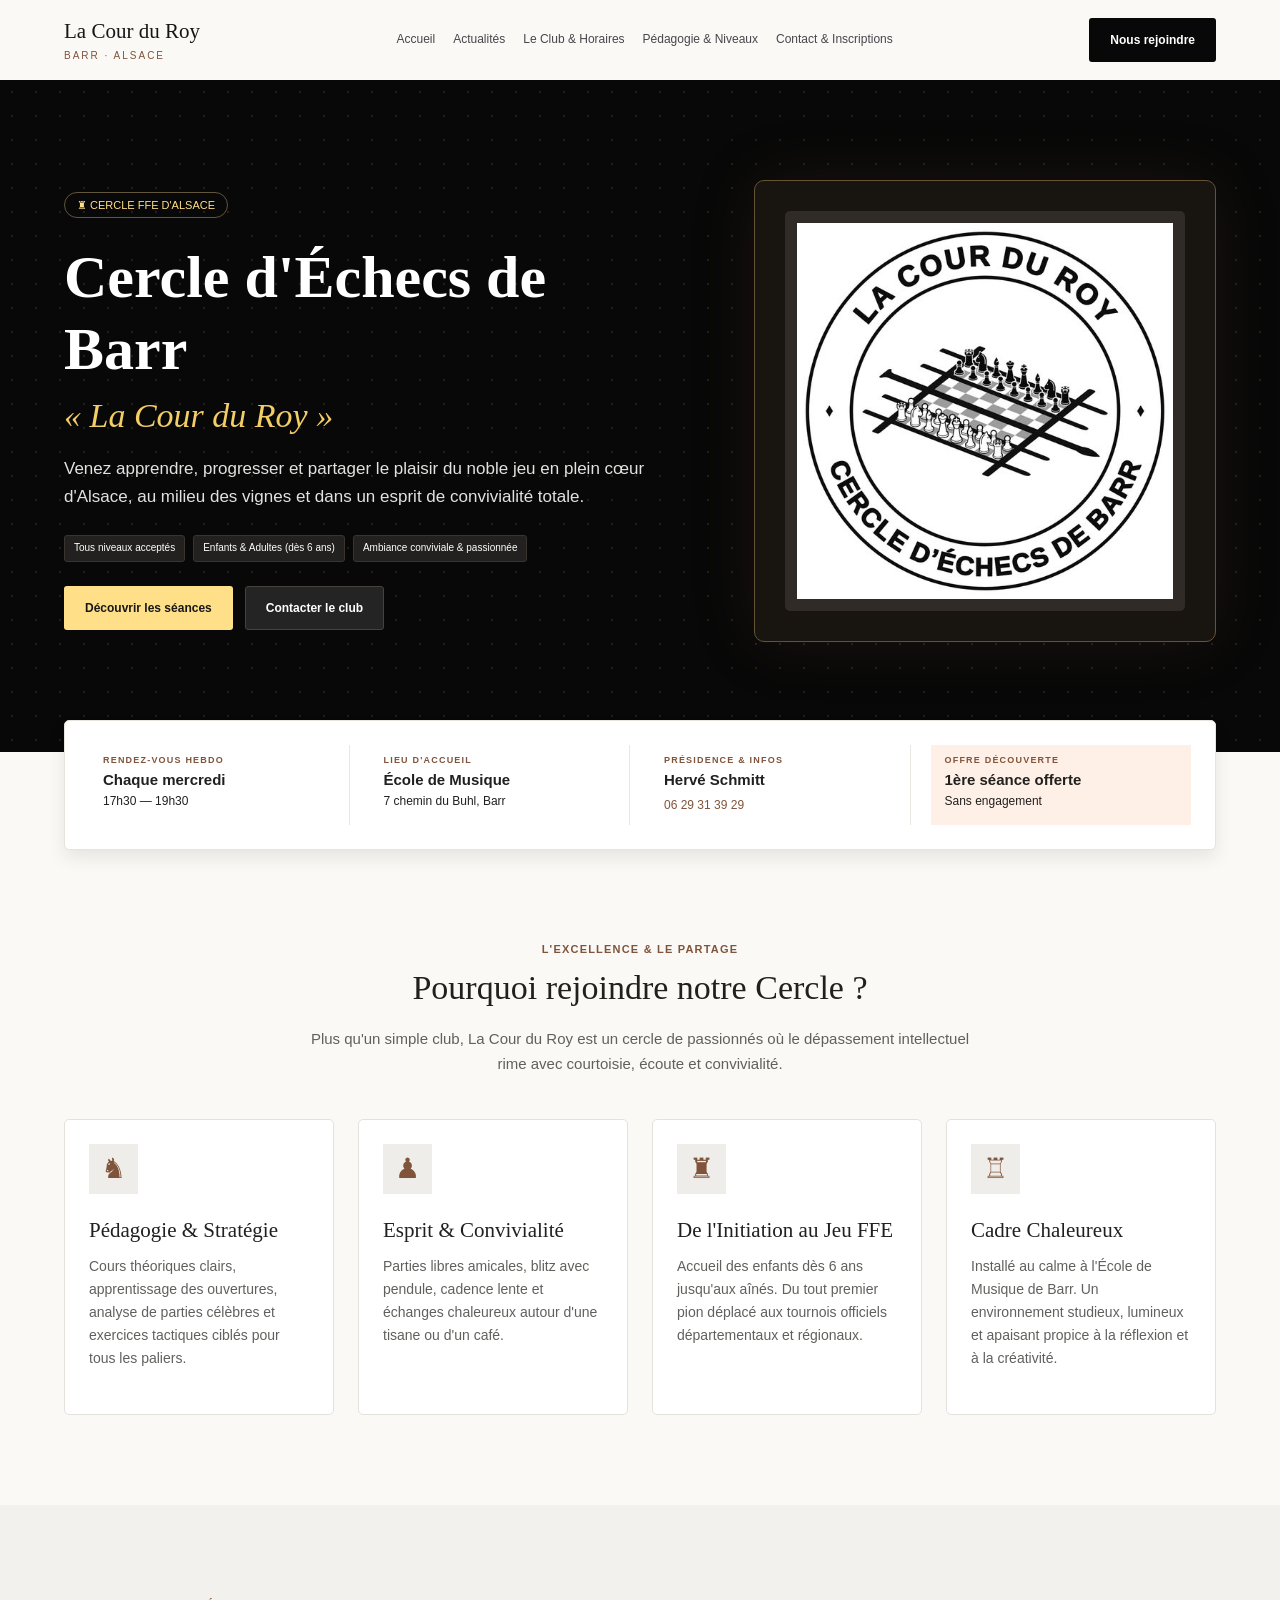
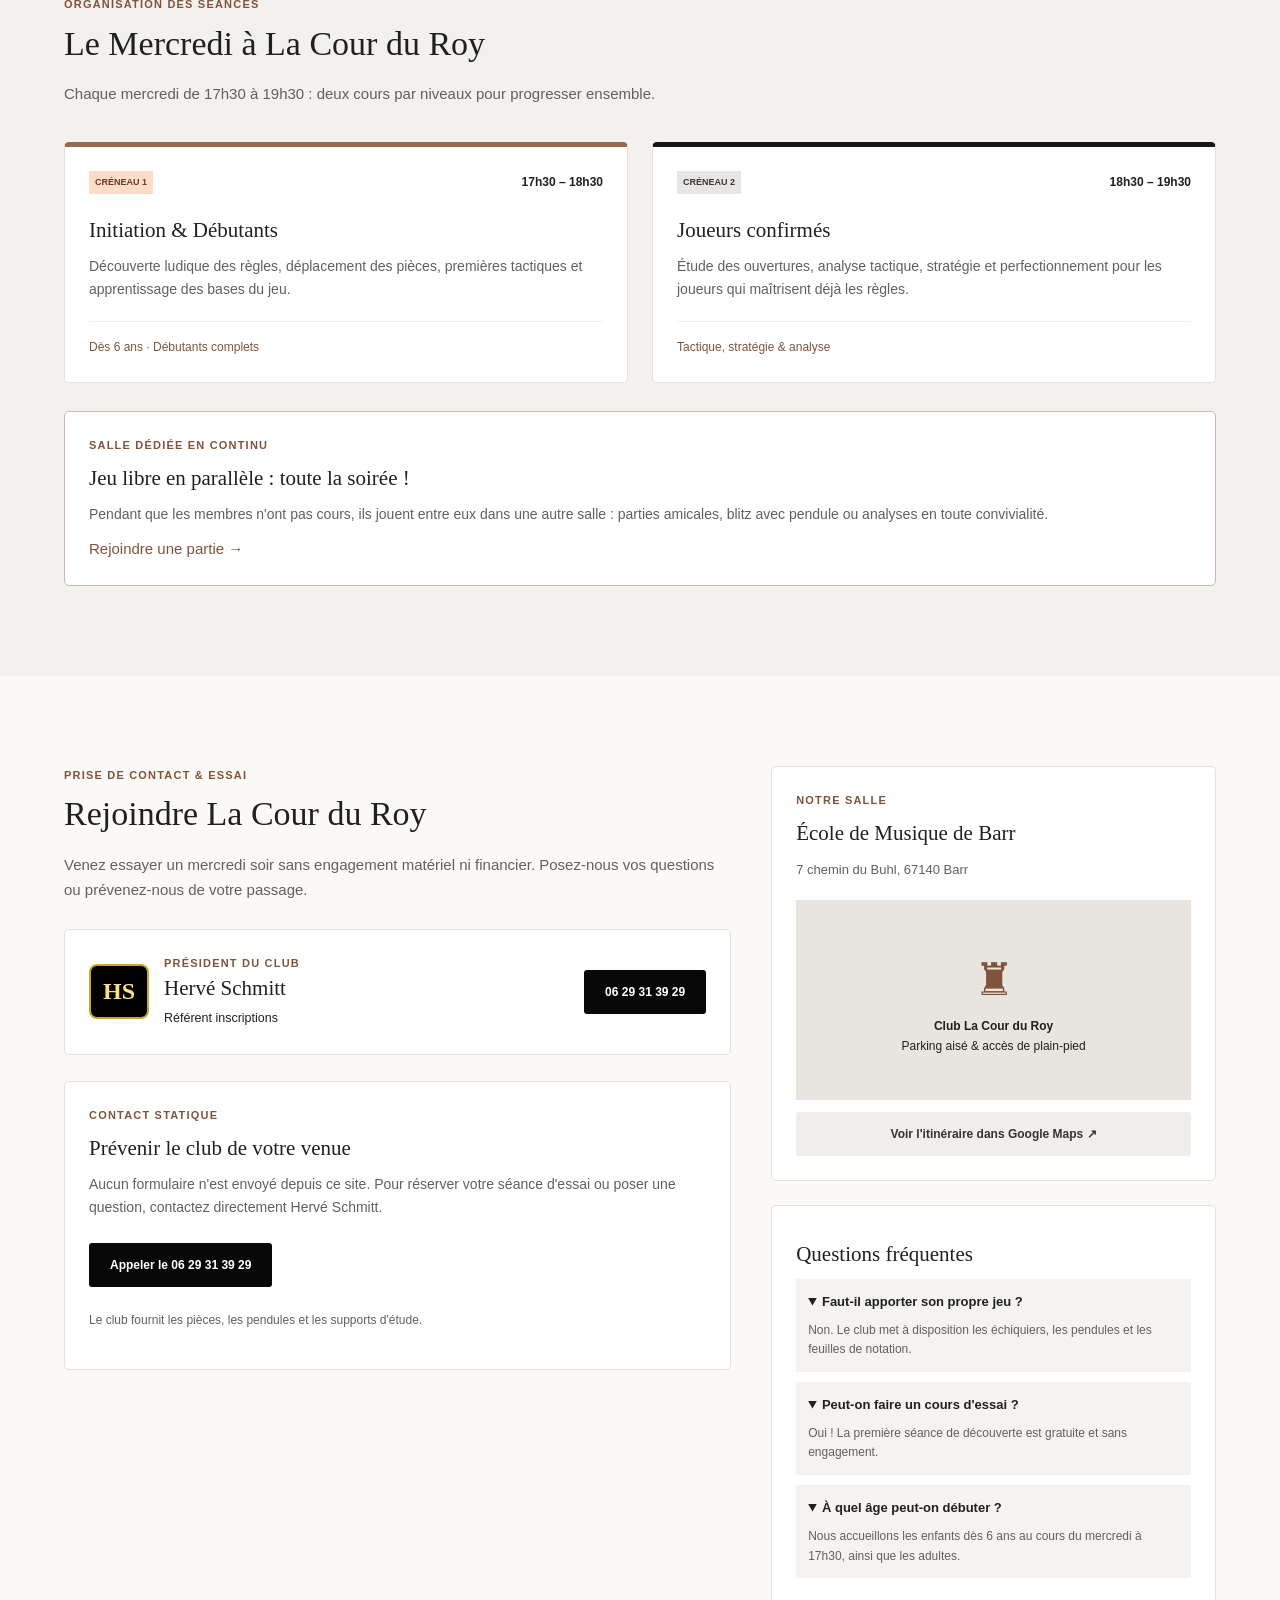
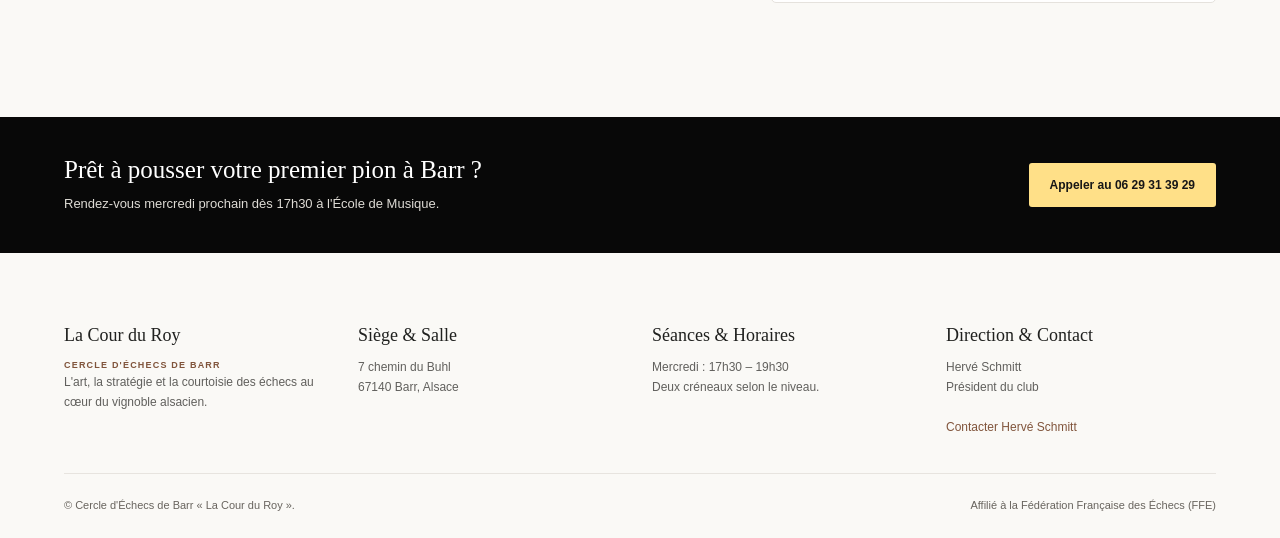
<file: index.html>
<!DOCTYPE html>
<!-- Le HTML décrit le contenu. L'apparence est définie dans apparence.css. -->
<html lang="fr">
<head>
  <meta charset="UTF-8">
  <!-- Cette ligne adapte la page à la largeur des téléphones. -->
  <meta name="viewport" content="width=device-width, initial-scale=1.0">
  <meta name="description" content="Découvrez La Cour du Roy, le cercle d'échecs de Barr : séances du mercredi, initiation et jeu libre pour tous les niveaux.">
  <title>La Cour du Roy — Cercle d'Échecs de Barr</title>
  <link rel="stylesheet" href="apparence.css">
</head>
<body>
  <a class="lien-evitement" href="#contenu">Aller au contenu</a>
  <!-- L'en-tête contient le nom du club et les liens de navigation. -->
  <header class="entete">
    <div class="conteneur navigation">
      <a class="marque" href="#accueil">La Cour du Roy<span>Barr · Alsace</span></a>
      <nav aria-label="Navigation principale">
        <!-- Le # renvoie à l'attribut id d'une section de cette page. -->
        <a href="#accueil">Accueil</a>
        <a href="#actualites">Actualités</a>
        <a href="#horaires">Le Club &amp; Horaires</a>
        <a href="#pedagogie">Pédagogie &amp; Niveaux</a>
        <a href="#contact">Contact &amp; Inscriptions</a>
      </nav>
      <a class="bouton" href="#contact">Nous rejoindre</a>
    </div>
  </header>

  <main id="contenu">
    <!-- Le bandeau est la première grande zone visible de la page. -->
    <section class="bandeau" id="accueil">
      <div class="conteneur presentation">
        <div>
          <span class="insigne">♜ Cercle FFE d'Alsace</span>
          <h1>Cercle d'Échecs de Barr</h1>
          <p class="sous-titre">« La Cour du Roy »</p>
          <p class="introduction">Venez apprendre, progresser et partager le plaisir du noble jeu en plein cœur d'Alsace, au milieu des vignes et dans un esprit de convivialité totale.</p>
          <ul class="qualites">
            <li>Tous niveaux acceptés</li>
            <li>Enfants &amp; Adultes (dès 6 ans)</li>
            <li>Ambiance conviviale &amp; passionnée</li>
          </ul>
          <div class="actions">
            <a class="bouton bouton-dore" href="#horaires">Découvrir les séances</a>
            <a class="bouton bouton-clair" href="#contact">Contacter le club</a>
          </div>
        </div>
        <div class="cadre-logo">
          <!-- Une image locale fonctionne aussi sans connexion Internet. -->
          <img src="images/logo-club.png" alt="La Cour du Roy, Cercle d'Échecs de Barr" width="526" height="526">
        </div>
      </div>
    </section>

    <div class="conteneur informations">
      <div><span class="etiquette">Rendez-vous hebdo</span><strong>Chaque mercredi</strong><span>17h30 — 19h30</span></div>
      <div><span class="etiquette">Lieu d'accueil</span><strong>École de Musique</strong><span>7 chemin du Buhl, Barr</span></div>
      <div><span class="etiquette">Présidence &amp; Infos</span><strong>Hervé Schmitt</strong><a href="tel:+33629313929">06 29 31 39 29</a></div>
      <div class="offre"><span class="etiquette">Offre découverte</span><strong>1ère séance offerte</strong><span>Sans engagement</span></div>
    </div>

    <section class="section conteneur" id="pedagogie">
      <div class="titre-section">
        <span class="etiquette">L'excellence &amp; le partage</span>
        <h2>Pourquoi rejoindre notre Cercle ?</h2>
        <p>Plus qu'un simple club, La Cour du Roy est un cercle de passionnés où le dépassement intellectuel rime avec courtoisie, écoute et convivialité.</p>
      </div>
      <!-- La même classe « carte » permet de réutiliser la même apparence. -->
      <div class="grille quatre-colonnes">
        <article class="carte"><span class="icone" aria-hidden="true">♞</span><h3>Pédagogie &amp; Stratégie</h3><p>Cours théoriques clairs, apprentissage des ouvertures, analyse de parties célèbres et exercices tactiques ciblés pour tous les paliers.</p></article>
        <article class="carte"><span class="icone" aria-hidden="true">♟</span><h3>Esprit &amp; Convivialité</h3><p>Parties libres amicales, blitz avec pendule, cadence lente et échanges chaleureux autour d'une tisane ou d'un café.</p></article>
        <article class="carte"><span class="icone" aria-hidden="true">♜</span><h3>De l'Initiation au Jeu FFE</h3><p>Accueil des enfants dès 6 ans jusqu'aux aînés. Du tout premier pion déplacé aux tournois officiels départementaux et régionaux.</p></article>
        <article class="carte"><span class="icone" aria-hidden="true">♖</span><h3>Cadre Chaleureux</h3><p>Installé au calme à l'École de Musique de Barr. Un environnement studieux, lumineux et apaisant propice à la réflexion et à la créativité.</p></article>
      </div>
    </section>


    <!--
    <section class="section actualites" id="actualites">
      <div class="conteneur">
        <div class="titre-section"><span class="etiquette">Vie du club &amp; événements</span><h2>Actualités &amp; Vie du Cercle</h2><p>Les moments de partage et de compétition du club.</p></div>
        <div class="grille trois-colonnes">
          <article class="carte"><div class="entete-carte"><span class="categorie">Convivialité</span><time datetime="2025-01">Janvier 2025</time></div><h3>Tournoi interne d'Automne &amp; Galette des Rois</h3><p>Une soirée réunissant petits et grands autour de rondes passionnantes, suivie du traditionnel partage de la galette et de l'analyse des plus belles finales.</p><span class="pied-carte">Événement du club</span></article>
          <article class="carte"><div class="entete-carte"><span class="categorie doree">Compétition FFE</span><time datetime="2024-12">Décembre 2024</time></div><h3>Nos jeunes au championnat départemental</h3><p>Bravo à nos jeunes représentants pour leur pugnacité et leur belle attitude sportive lors des rondes départementales !</p><span class="pied-carte">Championnat Jeunes</span></article>
          <article class="carte"><div class="entete-carte"><span class="categorie grise">Atelier &amp; Défi</span><time datetime="2024-11">Novembre 2024</time></div><h3>Atelier tactique &amp; simultanée avec Hervé Schmitt</h3><p>Une simultanée amicale sur 12 échiquiers menée par notre président, suivie d'échanges tactiques et de parties libres dans la salle dédiée.</p><span class="pied-carte">Simultanée &amp; Analyse</span></article>
        </div>
      </div>
    </section>
  -->


  
    <section class="section fond-gris" id="horaires">
      <div class="conteneur">
        <div class="titre-horaires"><span class="etiquette">Organisation des séances</span><h2>Le Mercredi à La Cour du Roy</h2><p>Chaque mercredi de 17h30 à 19h30 : deux cours par niveaux pour progresser ensemble.</p></div>
        <div class="grille deux-colonnes">
          <article class="carte creneau"><div class="entete-carte"><span class="categorie">Créneau 1</span><strong>17h30 – 18h30</strong></div><h3>Initiation &amp; Débutants</h3><p>Découverte ludique des règles, déplacement des pièces, premières tactiques et apprentissage des bases du jeu.</p><span class="pied-carte">Dès 6 ans · Débutants complets</span></article>
          <article class="carte creneau creneau-noir"><div class="entete-carte"><span class="categorie grise">Créneau 2</span><strong>18h30 – 19h30</strong></div><h3>Joueurs confirmés</h3><p>Étude des ouvertures, analyse tactique, stratégie et perfectionnement pour les joueurs qui maîtrisent déjà les règles.</p><span class="pied-carte">Tactique, stratégie &amp; analyse</span></article>
        </div>
        <div class="carte jeu-libre" id="jeu-libre"><span class="etiquette">Salle dédiée en continu</span><h3>Jeu libre en parallèle : toute la soirée !</h3><p>Pendant que les membres n'ont pas cours, ils jouent entre eux dans une autre salle : parties amicales, blitz avec pendule ou analyses en toute convivialité.</p><a href="#contact">Rejoindre une partie →</a></div>
      </div>
    </section>

    <section class="section conteneur contact" id="contact">
      <div>
        <span class="etiquette">Prise de contact &amp; essai</span><h2>Rejoindre La Cour du Roy</h2>
        <p>Venez essayer un mercredi soir sans engagement matériel ni financier. Posez-nous vos questions ou prévenez-nous de votre passage.</p>
        <div class="carte president"><span class="initiales" aria-hidden="true">HS</span><div><span class="etiquette">Président du club</span><h3>Hervé Schmitt</h3><small>Référent inscriptions</small></div><a class="bouton" href="tel:+33629313929">06 29 31 39 29</a></div>
        <!-- Le site est statique : on affiche les coordonnées sans faux formulaire. -->
        <div class="carte contact-statique">
          <span class="etiquette">Contact statique</span>
          <h3>Prévenir le club de votre venue</h3>
          <p>Aucun formulaire n'est envoyé depuis ce site. Pour réserver votre séance d'essai ou poser une question, contactez directement Hervé Schmitt.</p>
          <a class="bouton" href="tel:+33629313929">Appeler le 06 29 31 39 29</a>
          <p class="note">Le club fournit les pièces, les pendules et les supports d'étude.</p>
        </div>
      </div>
      <aside>
        <div class="carte" id="adresse"><span class="etiquette">Notre salle</span><h3>École de Musique de Barr</h3><address>7 chemin du Buhl, 67140 Barr</address><div class="localisation"><span aria-hidden="true">♜</span><strong>Club La Cour du Roy</strong><span>Parking aisé &amp; accès de plain-pied</span></div><a class="bouton bouton-itineraire" href="https://maps.google.com/?q=7+Chemin+du+Buhl+67140+Barr" target="_blank" rel="noopener noreferrer">Voir l'itinéraire dans Google Maps ↗</a></div>
        <div class="carte questions"><h3>Questions fréquentes</h3>
          <!-- details et summary créent un volet ouvrable sans JavaScript. -->
          <details open><summary>Faut-il apporter son propre jeu ?</summary><p>Non. Le club met à disposition les échiquiers, les pendules et les feuilles de notation.</p></details>
          <details open><summary>Peut-on faire un cours d'essai ?</summary><p>Oui ! La première séance de découverte est gratuite et sans engagement.</p></details>
          <details open><summary>À quel âge peut-on débuter ?</summary><p>Nous accueillons les enfants dès 6 ans au cours du mercredi à 17h30, ainsi que les adultes.</p></details>
        </div>
      </aside>
    </section>

    <section class="invitation"><div class="conteneur"><div><h2>Prêt à pousser votre premier pion à Barr ?</h2><p>Rendez-vous mercredi prochain dès 17h30 à l'École de Musique.</p></div><a class="bouton bouton-dore" href="tel:+33629313929">Appeler au 06 29 31 39 29</a></div></section>
  </main>

  <!-- Le pied de page rassemble les informations utiles. -->
  <footer class="pied-page conteneur">
    <div class="grille quatre-colonnes">
      <div><h3>La Cour du Roy</h3><span class="etiquette">Cercle d'Échecs de Barr</span><p>L'art, la stratégie et la courtoisie des échecs au cœur du vignoble alsacien.</p></div>
      <div><h3>Siège &amp; Salle</h3><p>7 chemin du Buhl<br>67140 Barr, Alsace</p></div>
      <div><h3>Séances &amp; Horaires</h3><p>Mercredi : 17h30 – 19h30<br>Deux créneaux selon le niveau.</p></div>
      <div><h3>Direction &amp; Contact</h3><p>Hervé Schmitt<br>Président du club</p><a href="tel:+33629313929">Contacter Hervé Schmitt</a></div>
    </div>
    <div class="mentions"><span>© Cercle d'Échecs de Barr « La Cour du Roy ».</span><span>Affilié à la Fédération Française des Échecs (FFE)</span></div>
  </footer>
</body>
</html>
</file>
<file: apparence.css>
/* Le CSS règle les couleurs, les tailles et la disposition du HTML.
   Une règle s'écrit : sélecteur { propriété: valeur; } */

/* 1. Réglages communs à toute la page. */
* {
  box-sizing: border-box; /* Les bordures et espacements restent dans la largeur. */
}
html { scroll-behavior: smooth; }
body {
  margin: 0;
  background: #faf9f6;
  color: #20211f;
  font-family: Arial, sans-serif;
  font-size: 15px;
  line-height: 1.65;
}
h1, h2, h3, .marque {
  font-family: Georgia, 'Times New Roman', serif;
  line-height: 1.2;
}
h1 { font-size: 60px; margin: 24px 0 12px; }
h2 { font-size: 34px; margin: 10px 0 18px; font-weight: normal; }
h3 { font-size: 21px; margin: 12px 0; font-weight: normal; }
p { margin: 0 0 20px; color: #61605d; }
a { color: #80543b; text-decoration: none; }
a:hover { text-decoration: underline; }
/* Le contour permet de voir quel lien ou champ est sélectionné au clavier. */
a:focus-visible, summary:focus-visible {
  outline: 3px solid #af7a28;
  outline-offset: 4px;
}
img { max-width: 100%; height: auto; display: block; }
section, [id] { scroll-margin-top: 24px; }
.conteneur { width: 90%; max-width: 1160px; margin: 0 auto; }
.section { padding-top: 90px; padding-bottom: 90px; }
.etiquette { display: block; color: #80543b; font-size: 11px; font-weight: bold; text-transform: uppercase; letter-spacing: 1.2px; }
.lien-evitement { position: absolute; top: -100px; left: 15px; padding: 10px; background: white; z-index: 10; }
.lien-evitement:focus { top: 10px; }

/* 2. Navigation : flex place les éléments les uns à côté des autres. */
.navigation { display: flex; align-items: center; justify-content: space-between; gap: 22px; min-height: 80px; }
.marque { color: #161616; font-size: 21px; flex-shrink: 0; }
.marque span { display: block; font: 10px Arial, sans-serif; text-transform: uppercase; letter-spacing: 2px; color: #80543b; margin-top: 5px; }
nav { display: flex; gap: 18px; flex-wrap: wrap; }
nav a { color: #47464b; font-size: 12px; }
.bouton { display: inline-block; padding: 12px 20px; border: 1px solid transparent; border-radius: 3px; background: #080808; color: white; font: bold 12px/1.5 Arial, sans-serif; text-align: center; }
.bouton:hover { background: #80543b; color: white; text-decoration: none; }
.bouton-dore { background: #ffe088; color: #171717; }
.bouton-clair { background: #242424; border-color: #46423a; }

/* 3. Présentation et logo. Les points sont un fond créé en CSS. */
.bandeau { background-color: #080808; background-image: radial-gradient(#242018 1px, transparent 1px); background-size: 24px 24px; color: white; padding: 100px 0 110px; }
.presentation { display: grid; grid-template-columns: 1.3fr 1fr; align-items: center; gap: 90px; }
.insigne { border: 1px solid #61553a; border-radius: 20px; padding: 6px 12px; font-size: 11px; text-transform: uppercase; color: #ffe088; }
.sous-titre { font: italic 34px Georgia, serif; color: #f3ce67; margin-bottom: 20px; }
.introduction { color: #e3e2e0; font-size: 17px; }
.qualites { display: flex; flex-wrap: wrap; gap: 8px; padding: 0; margin: 24px 0; list-style: none; }
.qualites li { background: #22211f; border: 1px solid #39352e; border-radius: 3px; padding: 4px 9px; font-size: 10px; }
.actions { display: flex; flex-wrap: wrap; gap: 12px; }
.cadre-logo { padding: 30px; border: 1px solid #655333; border-radius: 10px; background: #181511; box-shadow: 0 0 65px #80543b25; }
.cadre-logo img { border: 12px solid #302b26; border-radius: 5px; }

/* 4. La barre d'informations remonte légèrement sur le bandeau. */
.informations { position: relative; margin-top: -32px; padding: 24px; background: white; border: 1px solid #e7e4df; border-radius: 5px; box-shadow: 0 8px 18px #00000015; display: grid; grid-template-columns: repeat(4, 1fr); gap: 20px; }
.informations > div { padding: 8px 14px; border-right: 1px solid #eae6e0; }
.informations strong, .informations span { display: block; }
.informations strong { font-size: 15px; }
.informations span, .informations a { font-size: 12px; }
.informations .etiquette { font-size: 9px; }
.informations .offre { background: #fff0e7; border: 0; }

/* 5. Grilles réutilisables : 1fr signifie une part de l'espace disponible. */
.grille { display: grid; gap: 24px; }
.quatre-colonnes { grid-template-columns: repeat(4, 1fr); }
.trois-colonnes { grid-template-columns: repeat(3, 1fr); }
.deux-colonnes { grid-template-columns: repeat(2, 1fr); }
.titre-section { text-align: center; max-width: 670px; margin: 0 auto 42px; }
.carte { background: white; border: 1px solid #e5e2dd; border-radius: 5px; padding: 24px; }
.grille .carte { display: flex; flex-direction: column; }
.carte p { font-size: 14px; }
.icone { display: inline-block; align-self: flex-start; background: #efede9; color: #80543b; font-size: 28px; padding: 2px 12px; margin-bottom: 12px; }
.actualites { border-top: 1px solid #edeae5; }
.entete-carte { display: flex; align-items: center; justify-content: space-between; flex-wrap: wrap; gap: 8px; margin-bottom: 12px; font-size: 12px; }
time { color: #666; font-size: 11px; }
.categorie { background: #ffdbca; color: #653d26; padding: 4px 6px; font-size: 9px; text-transform: uppercase; font-weight: bold; }
.doree { background: #ffe088; color: #574500; }
.grise { background: #e8e6e4; color: #393939; }
.pied-carte { margin-top: auto; padding-top: 16px; border-top: 1px solid #eee; color: #80543b; font-size: 12px; }

/* 6. Horaires et contact. */
.fond-gris { background: #f2f1ee; }
.titre-horaires { margin-bottom: 35px; }
.creneau { border-top: 5px solid #98694e; }
.creneau-noir { border-top-color: #171717; }
.creneau-dore { border-top-color: #cba62b; }
.jeu-libre { margin-top: 28px; border-color: #cdb8ab; }
.jeu-libre p { margin-bottom: 10px; }
.contact { display: grid; grid-template-columns: 1.5fr 1fr; gap: 40px; }
.president { display: flex; align-items: center; flex-wrap: wrap; gap: 15px; margin: 26px 0; }
.president h3 { margin: 4px 0; }
.president .bouton { margin-left: auto; }
.initiales { background: black; color: #ffe088; border: 2px solid #cba62b; border-radius: 8px; padding: 12px; font: bold 24px Georgia, serif; }
.contact aside > .carte { margin-bottom: 24px; }
label { display: block; font-size: 12px; margin-bottom: 6px; }
.contact-statique .bouton { margin: 4px 0 10px; }
.note { font-size: 12px !important; margin: 14px 0; }
address { font-style: normal; color: #61605d; font-size: 13px; }
.localisation { background: #e8e5df; min-height: 200px; display: flex; flex-direction: column; align-items: center; justify-content: center; text-align: center; padding: 20px; margin: 20px 0 12px; font-size: 12px; }
.localisation > span:first-child { font-size: 45px; color: #80543b; }
.bouton-itineraire { background: #efeeeb; color: #333; width: 100%; }
details { background: #f4f3f1; padding: 12px; margin-top: 10px; font-size: 13px; }
summary { cursor: pointer; font-weight: bold; }
details p { margin: 8px 0 0; font-size: 12px !important; }

/* 7. Dernière invitation et pied de page. */
.invitation { background: #080808; color: white; padding: 38px 0; }
.invitation .conteneur { display: flex; align-items: center; justify-content: space-between; gap: 25px; }
.invitation h2 { font-size: 25px; margin: 0 0 8px; }
.invitation p { color: #dedbd5; margin: 0; font-size: 13px; }
.invitation .bouton { flex-shrink: 0; }
.pied-page { padding-top: 60px; padding-bottom: 24px; font-size: 12px; }
.pied-page h3 { font-size: 18px; }
.pied-page .etiquette { font-size: 9px; }
.mentions { display: flex; justify-content: space-between; flex-wrap: wrap; gap: 15px; border-top: 1px solid #e7e4df; margin-top: 35px; padding-top: 22px; color: #68645e; font-size: 11px; }

/* 8. Les media queries changent la disposition selon la largeur de l'écran. */
@media (max-width: 1050px) {
  .navigation { flex-wrap: wrap; padding: 18px 0; }
  nav { order: 3; width: 100%; justify-content: center; }
  .presentation { gap: 40px; }
  h1 { font-size: 48px; }
  .quatre-colonnes, .informations { grid-template-columns: repeat(2, 1fr); }
  .contact { grid-template-columns: 1.2fr 1fr; gap: 24px; }
  .trois-colonnes { gap: 14px; }
  .carte { padding: 20px; }
}
@media (max-width: 700px) {
  .section { padding-top: 55px; padding-bottom: 55px; }
  h1 { font-size: 42px; }
  h2 { font-size: 29px; }
  .sous-titre { font-size: 29px; }
  nav { gap: 12px 18px; }
  .bandeau { padding: 55px 0 75px; }
  .presentation, .contact, .trois-colonnes { grid-template-columns: 1fr; }
  .cadre-logo { width: 260px; max-width: 100%; margin: 0 auto; padding: 18px; }
  .informations { padding: 16px; gap: 8px; }
  .informations > div { border: 0; padding: 8px; }
  .quatre-colonnes, .deux-colonnes { grid-template-columns: 1fr; }
  .invitation .conteneur { flex-direction: column; text-align: center; }
  .president .bouton, .contact-statique .bouton { margin-left: 0; }
  .entete .bouton { padding: 10px 12px; }
}
/* Respecte les personnes qui préfèrent éviter les mouvements à l'écran. */
@media (prefers-reduced-motion: reduce) {
  html { scroll-behavior: auto; }
}
</file>
